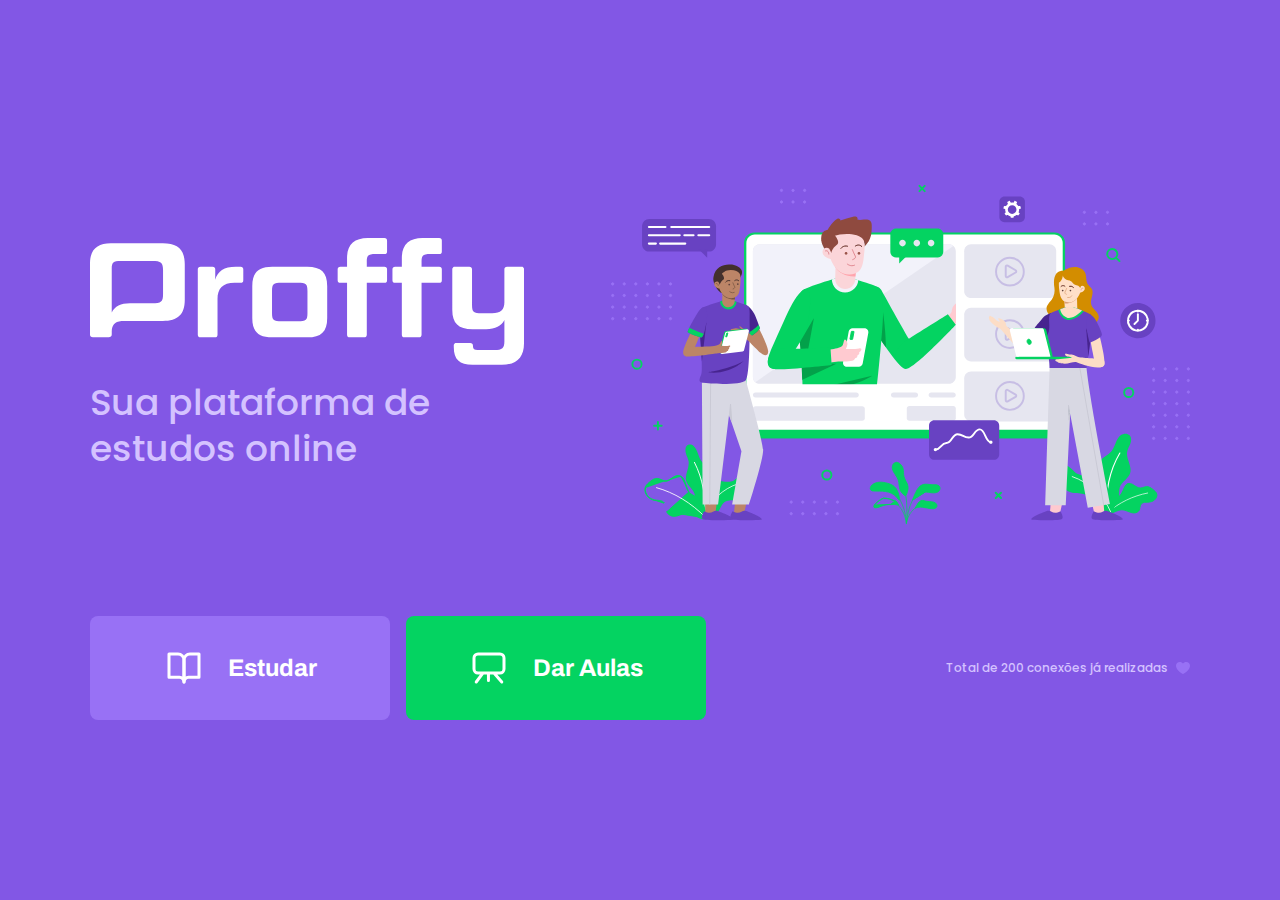
<file: index.html>
<!DOCTYPE html>
<html lang="pt-br">
    <head>
        <meta charset="UTF-8">
        <meta name="viewport" content="width=device-width, initial-scale1.0">
        <title>Proffy | Sua Plataforma de estudos online</title>

        <link rel="stylesheet" href="/styles/main.css">
        <link rel="stylesheet" href="/styles/partials/page-landing.css">

        <link href="https://fonts.googleapis.com/css2?family=Archivo:wght@400;700&amp;family=Poppins:wght@400;600&amp;display=swap" rel="stylesheet">
    
    </head>
    <body id="page-landing">

        <div id="container">
            <div class="logo-container">
                <img src="/images/logo.svg" alt="Proffy">
                <h2>Sua plataforma de estudos online</h2>
           </div>

           <img class="hero-image" src="/images/landing.svg" alt="Plataforma de Estudos"> 

          <div class="buttons-container">
            <a class="study" href="/study.html">
                <img src="/images/icons/study.svg" alt="Estudar">
                Estudar
            </a>
            <a class="give-classes" href="/give-classes.html">
                <img src="/images/icons/give-classes.svg" alt="Dar Aulas">
                Dar Aulas
            </a>
          </div>

          <p class="total-connections">
              Total de 200 conexões já realizadas
              <img src="/images/icons/purple-heart.svg" alt="coração roxo">
          </p>
        </div>
        
    </body>
</html>
</file>
<file: styles/main.css>
:root {
    --color-background: #F0F0F7;
    --color-primary-lighter: #9871F5;
    --color-primary-light: #916BEA;
    --color-primary: #8257E5;
    --color-primary-dark: #774DD6;
    --color-primary-darker: #6842c2;
    --color-secondary: #04D361;
    --color-secondary-dark: #04BF58;
    --color-title-in-primary: #FFFFFF;
    --color-text-in-primary: #D4C2FF;
    --color-text-title: #32264D;
    --color-text-complement: #9C98A6;
    --color-text-base: #6A6180;
    --color-line-in-white: #E6E6F0;
    --color-input-background: #F8F8FC;
    --color-button-text: #FFFFFF;
    --color-box-base: #FFFFFF;
    --color-box-footer: #FAFAFC;
    --color-small-info: #C1BCCC;
    font-size: 60%; /* controle das medidas rem */
}

*{
    margin: 0;
    padding: 0;
    box-sizing: border-box;
}

html, body{
    height: 100vh;
}

body{
    background-color: var(--color-background);
    display: flex;
    align-items: center;
    justify-content: center;
}

body, input,button, textarea{
    /*font: 500 1.6rem Poppins*/
    font-weight: 500;
    font-family: Poppins;
    font-size: 1.6rem;
    color: var(--color-text-base);
}

#container{
    width: 90vw;
    max-width: 700px;
}

@media (min-width: 700px) {
    :root {
        font-size: 62.5%;
    }
}
</file>
<file: styles/partials/page-landing.css>
#page-landing {
    background: var(--color-primary);
}

#page-landing #container {
    color: var(--color-text-in-primary);
}

.logo-container h2 {
    font-weight: 500;
    font-size: 3.6rem;;
    line-height: 4.6rem;
    margin-top: 0.8rem;
    
}

.logo-container img {
    height: 10rem; 
}

.hero-image {
    width: 100%;
}

.buttons-container {
    display: flex;
    justify-content: center;
    margin: 3.2rem 0;
}

.buttons-container a{
    width: 30rem;
    height: 10.4rem;

    border-radius: .8rem;
    margin-right: 1.6rem;

    font: 700 2.4rem Archivo;
    
    display: flex;
    align-items: center;
    justify-content: center;
    
    text-decoration: none;

    transition: background 0.2s;

    color: var(--color-button-text);

}

.buttons-container a img{
    width: 4rem;
    margin-right: 2.4rem;
}

.buttons-container a.study{
    background: var(--color-primary-lighter);
}

.buttons-container a.study:hover{
    background: var(--color-primary-light);
}

.buttons-container a.give-classes{
    background: var(--color-secondary);
    margin-right: 0; 
}

.buttons-container a.give-classes:hover{
    background: var(--color-secondary-dark);
}

.total-connections {
    font-size: 1.8rem;

    display: flex;
    align-items: center;
    justify-content: center;
}

.total-connections img {
    margin-left: 0.8rem;
}

@media (max-width: 699px) {
    :root {
        font-size: 40%;
    }
}

@media (min-width: 1100px) {
    #page-landing #container {
        max-width: 1100px;
        display: grid;
        grid-template-columns: 2fr 1fr 2fr;
        grid-template-rows: 350px 1fr;
        grid-template-areas: 
        "proffy image image"
        "button button texting";
        column-gap: 87px;
        row-gap: 86px;
    }

    .logo-container {
        grid-area: proffy;
        text-align: initial;
        align-self: center;
        margin: 0;
    }

    .logo-container img{
        height: 127px;
    }

    .hero-image {
        grid-area: image;
        height: 350px;
    }

    .buttons-container {
        grid-area: button;
        justify-content: flex-start;
        margin: 0;
    }

    .total-connections {
        grid-area: texting;
        justify-self: end;
        font-size: 1.2rem;
    }
}
</file>
